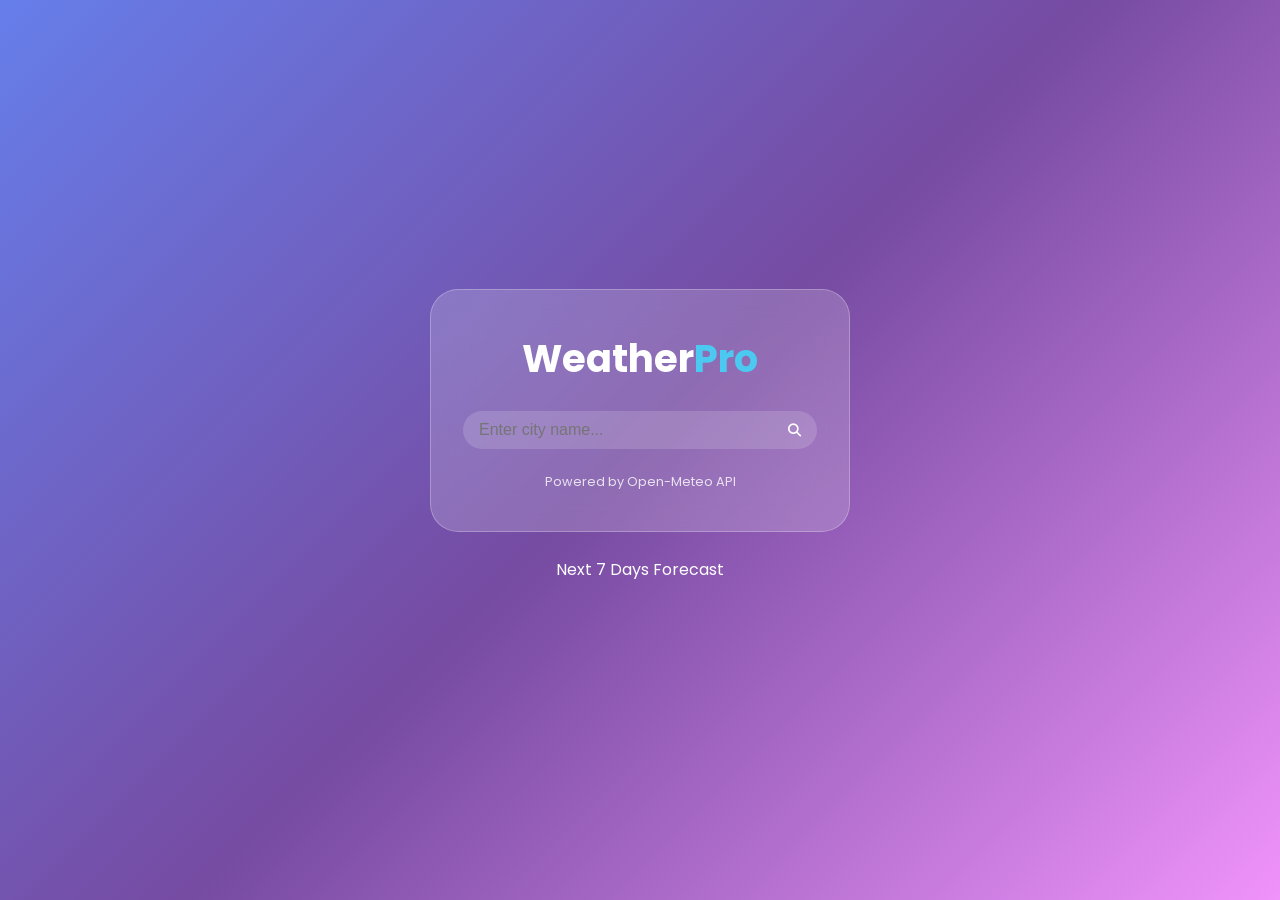
<file: public/Day 04/index.html>
<!DOCTYPE html>
<html lang="en">
<head>
  <meta charset="UTF-8" />
  <meta name="viewport" content="width=device-width, initial-scale=1.0" />
  <title>WeatherPro</title>

  <link rel="stylesheet" href="styles.css" />
  <link href="https://fonts.googleapis.com/css2?family=Poppins:wght@400;500;600;700&display=swap" rel="stylesheet">
  <link rel="stylesheet" href="https://cdnjs.cloudflare.com/ajax/libs/font-awesome/6.4.0/css/all.min.css">
</head>

<body>
  <div class="background"></div>

  <main class="app">
    <h1 class="logo">Weather<span>Pro</span></h1>

    <!-- Search -->
    <div class="search-box">
      <input id="cityInput" type="text" placeholder="Enter city name..." />
      <button id="searchBtn">
        <i class="fas fa-search"></i>
      </button>
      <div id="suggestions"></div>
    </div>

    <!-- Loader -->
    <div id="loader" class="loader"></div>

    <!-- Error -->
    <div id="errorMsg" class="error-msg"></div>

    <!-- Weather Card -->
    <section id="weatherData" class="weather hidden">
      <div class="location">
        <i class="fas fa-map-marker-alt"></i>
        <span id="cityName"></span>
      </div>

      <div class="main-weather">
        <div class="temp">
          <span id="temperature"></span><span class="unit">°C</span>
        </div>
        <div id="weatherIcon" class="icon"></div>
      </div>

      <div id="condition" class="condition"></div>

      <div class="stats">
        <div>
          <i class="fas fa-wind"></i>
          <span id="windSpeed"></span>
        </div>
        <div>
          <i class="fas fa-tint"></i>
          <span id="humidity"></span>
        </div>
      </div>

      <div class="extras">
        <div>Feels Like <span id="feelsLike"></span></div>
        <div>UV <span id="uvIndex"></span></div>
        <div>Visibility <span id="visibility"></span></div>
      </div>
    </section>

    <footer>
      Powered by Open-Meteo API
    </footer>
  </main>
  <br>
  <p>Next 7 Days Forecast</p>
  <!-- 7 Day Forecast -->
<section id="forecast" class="forecast hidden"></section>

  <script src="script.js"></script>
</body>
</html>
</file>
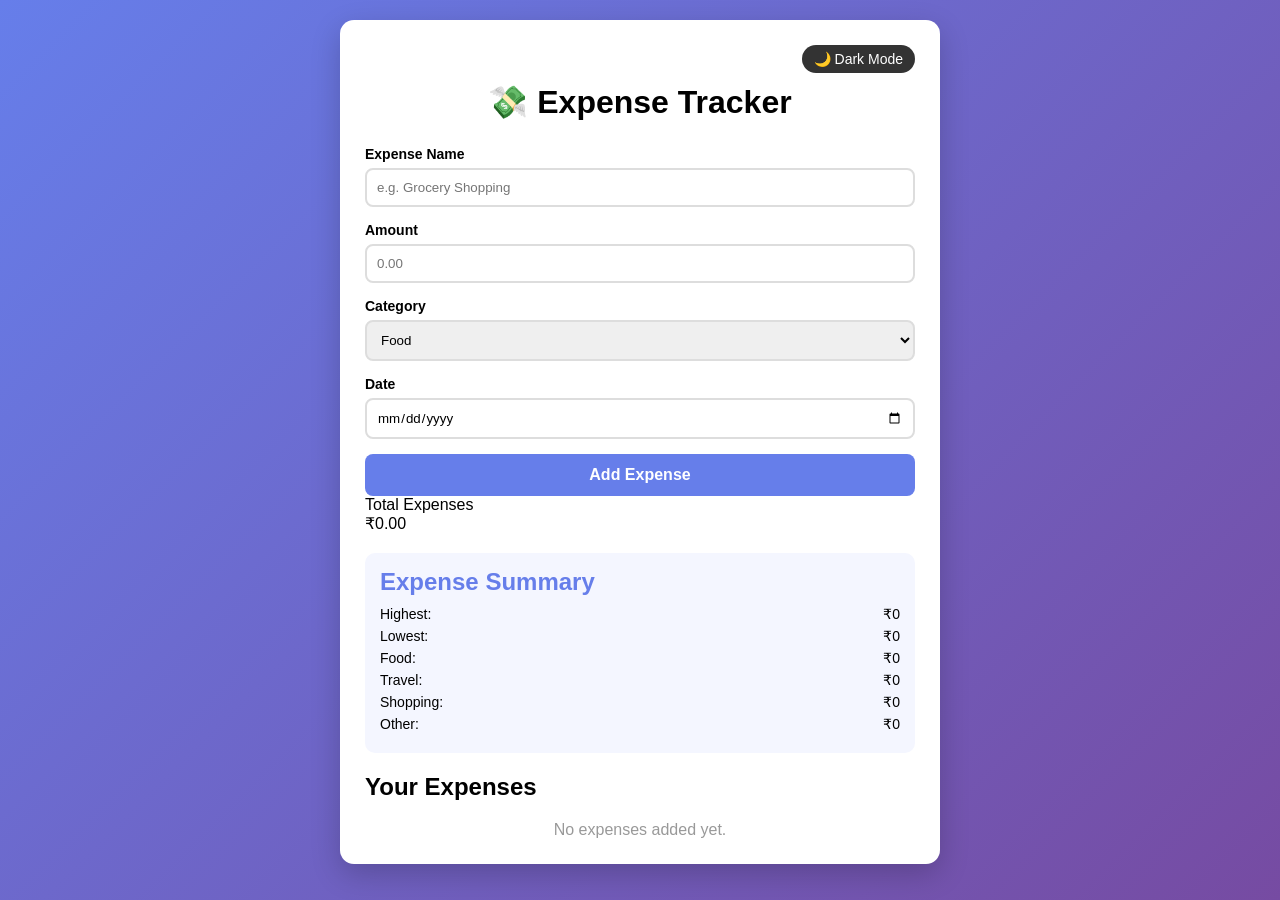
<file: public/Day 07/index.html>
<!DOCTYPE html>
<html lang="en">

<head>
  <meta charset="UTF-8" />
  <meta name="viewport" content="width=device-width, initial-scale=1.0" />
  <title>Expense Tracker</title>
  <meta name="description"
    content="Keep track of your daily expenses, categorize them, and manage your budget with Expense Tracker." />
  <link rel="stylesheet" href="style.css" />
</head>

<body>
  <div class="container">
    <div class="theme-toggle">
  <button id="theme-toggle-btn">🌙 Dark Mode</button>
</div>

    <h1>💸 Expense Tracker</h1>

    <form id="expense-form">
      <input type="hidden" id="edit-id" />

      <div class="form-group">
        <label for="expense-name">Expense Name</label>
        <input type="text" id="expense-name" placeholder="e.g. Grocery Shopping" required />
      </div>

      <div class="form-group">
        <label for="expense-amount">Amount</label>
        <input type="number" id="expense-amount" placeholder="0.00" step="0.01" min="0" required />
      </div>

      <div class="form-group">
        <label for="expense-category">Category</label>
        <select id="expense-category">
          <option value="Food">Food</option>
          <option value="Travel">Travel</option>
          <option value="Shopping">Shopping</option>
          <option value="Other">Other</option>
        </select>
      </div>

      <!-- Date of expense -->
      <div class="form-group">
        <label for="expense-date">Date</label>
        <input type="date" id="expense-date" />
      </div>

      <button type="submit" class="btn">Add Expense</button>
    </form>

    <div class="total-section">
      <div class="total-label">Total Expenses</div>
      <div class="total-amount" id="total-amount">$0.00</div>
    </div>

    <div class="summary-box">
  <h2>Expense Summary</h2>
  <div class="summary-item">Highest: <span id="highest-expense">₹0</span></div>
  <div class="summary-item">Lowest: <span id="lowest-expense">₹0</span></div>
  <div class="summary-item">Food: <span id="food-total">₹0</span></div>
  <div class="summary-item">Travel: <span id="travel-total">₹0</span></div>
  <div class="summary-item">Shopping: <span id="shopping-total">₹0</span></div>
  <div class="summary-item">Other: <span id="other-total">₹0</span></div>
</div>

    <div class="expenses-list">
      <h2 class="expenses-header">Your Expenses</h2>
      <div id="expenses-container">
        <div class="empty-state">No expenses yet. Add your first expense above!</div>
      </div>
    </div>
  </div>

  <script src="script.js"></script>
</body>

</html>
</file>
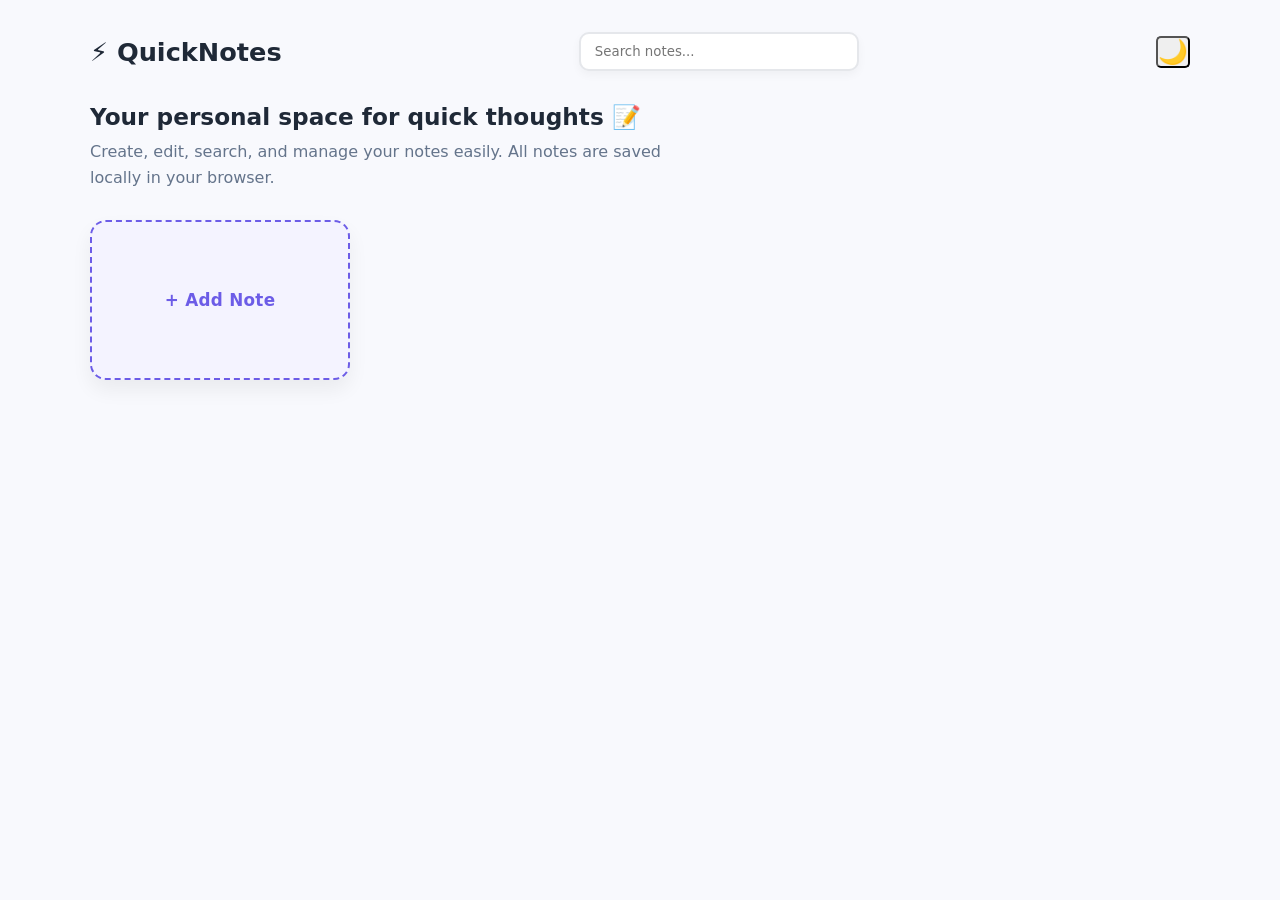
<file: public/Day 09/index.html>
<!DOCTYPE html>
<html lang="en">

<head>
  <meta charset="UTF-8" />
  <meta name="viewport" content="width=device-width, initial-scale=1.0" />
  <title>QuickNotes</title>
  <link rel="stylesheet" href="style.css" />
</head>

<body>

  <header>
    <h1>⚡ QuickNotes</h1>
    <div class="search-bar">
      <input type="text" id="search-input" placeholder="Search notes..." />
    </div>
    <div class="theme-toggle">
      <button id="theme-toggle-btn" style="font-size: x-large; border-radius: 5px;">🌙</button>
    </div>
  </header>

  <section class="intro">
    <h2>Your personal space for quick thoughts 📝</h2>
    <p>
      Create, edit, search, and manage your notes easily.
      All notes are saved locally in your browser.
    </p>
  </section>

  <main class="notes-grid" id="app"></main>

  <!-- Modal -->
  <div class="modal-overlay" id="modal-overlay">
    <div class="modal">
      <h2 id="modal-title">Add Note</h2>

      <input type="text" id="note-title" placeholder="Title" />
      <textarea id="note-body" placeholder="Write your note here..."></textarea>

      <div class="modal-actions">
        <label for="note-reminder">Set Reminder:</label>
        <input type="datetime-local" id="note-reminder" />
        <button class="btn cancel" id="cancel-btn">Cancel</button>
        <button class="btn save" id="save-btn">Save</button>
      </div>
    </div>
  </div>

  <script src="script.js"></script>
</body>

</html>
</file>
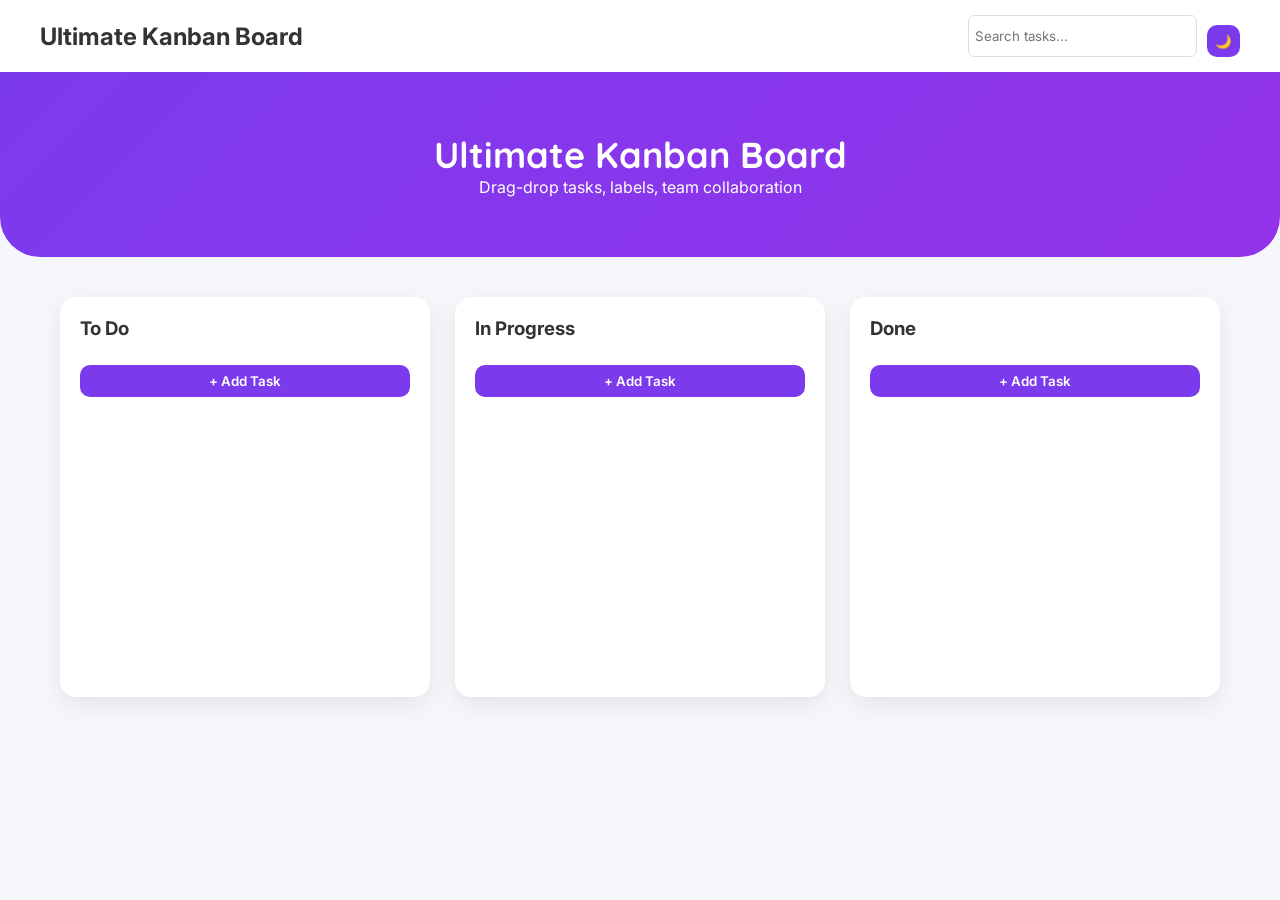
<file: public/Day 129/index.html>
<!DOCTYPE html>
<html lang="en">
<head>

<meta charset="UTF-8">
<title>Ultimate Kanban Board</title>
<meta name="viewport" content="width=device-width, initial-scale=1.0">

<link rel="stylesheet" href="style.css">

<link href="https://fonts.googleapis.com/css2?family=Inter:wght@400;600&family=Quicksand:wght@600&display=swap" rel="stylesheet">

</head>

<body>

<header class="navbar">

<h2>Ultimate Kanban Board</h2>

<div class="nav-tools">

<input id="search" placeholder="Search tasks...">

<button onclick="toggleDark()">🌙</button>

</div>

</header>


<section class="hero">

<h1>Ultimate Kanban Board</h1>

<p>Drag-drop tasks, labels, team collaboration</p>

</section>


<section class="board">

<div class="column">

<h3>To Do</h3>

<div class="task-list" id="todo"></div>

<button onclick="openModal('todo')">+ Add Task</button>

</div>


<div class="column">

<h3>In Progress</h3>

<div class="task-list" id="progress"></div>

<button onclick="openModal('progress')">+ Add Task</button>

</div>


<div class="column">

<h3>Done</h3>

<div class="task-list" id="done"></div>

<button onclick="openModal('done')">+ Add Task</button>

</div>

</section>


<!-- MODAL -->

<div id="modal" class="modal">

<div class="modal-content">

<h3>Task Details</h3>

<input id="taskTitle" placeholder="Task title">

<input id="taskDate" type="date">

<select id="taskPriority">

<option value="">Priority</option>
<option>Low</option>
<option>Medium</option>
<option>High</option>

</select>

<select id="taskLabel">

<option value="">Label</option>
<option value="green">Feature</option>
<option value="blue">UI</option>
<option value="red">Bug</option>

</select>

<select id="taskAvatar">

<option value="">Assign Member</option>
<option value="🧑‍💻">Dev</option>
<option value="🎨">Designer</option>
<option value="📊">Manager</option>

</select>

<div class="modal-buttons">

<button onclick="saveTask()">Save</button>
<button onclick="closeModal()">Cancel</button>

</div>

</div>

</div>


<script src="script.js"></script>

</body>
</html>
</file>
<file: public/Day 04/styles.css>
:root {
  --glass: rgba(255, 255, 255, 0.18);
  --border: rgba(255, 255, 255, 0.25);
  --text: #fff;
  --accent: #4cc9f0;
}

* {
  margin: 0;
  padding: 0;
  box-sizing: border-box;
}

body {
  font-family: 'Poppins', sans-serif;
  min-height: 100vh;
  background: linear-gradient(135deg, #667eea, #764ba2, #f093fb);
  color: var(--text);
  display: flex;
  justify-content: center;
  align-items: center;
  flex-direction: column;
}

.app {
  width: 100%;
  max-width: 420px;
  background: var(--glass);
  backdrop-filter: blur(18px);
  border: 1px solid var(--border);
  border-radius: 28px;
  padding: 2.5rem 2rem;
  text-align: center;
  animation: fadeIn 0.6s ease forwards;
}

.logo {
  font-size: 2.4rem;
  font-weight: 700;
  margin-bottom: 1.5rem;
}
.logo span {
  color: var(--accent);
}

.search-box {
  display: flex;
  background: rgba(255, 255, 255, 0.15);
  border-radius: 999px;
  padding: 10px 16px;
  align-items: center;
  gap: 10px;
  position: relative;
  transition: background 0.3s ease;
}

.search-box:hover {
  background: rgba(255, 255, 255, 0.25);
}

.search-box input {
  flex: 1;
  background: none;
  border: none;
  color: white;
  font-size: 1rem;
  outline: none;
}

.search-box button {
  background: none;
  border: none;
  color: white;
  cursor: pointer;
  transition: transform 0.1s ease;
}
.search-box button:active {
  transform: scale(0.9);
}

/* Suggestions dropdown */
#suggestions {
  position: absolute;
  top: 110%;
  left: 0;
  right: 0;
  background: rgba(255, 255, 255, 0.95);
  backdrop-filter: blur(10px);
  color: #222;
  border-radius: 12px;
  overflow: hidden;
  display: none;
  z-index: 10;
}

#suggestions div {
  padding: 10px 14px;
  cursor: pointer;
  transition: background 0.2s ease;
}
#suggestions div:hover {
  background: #eee;
}

/* Loader */
.loader {
  margin: 20px auto;
  width: 36px;
  height: 36px;
  border: 4px solid rgba(255, 255, 255, 0.3);
  border-top: 4px solid var(--accent);
  border-radius: 50%;
  animation: spin 1s linear infinite;
  display: none;
}

/* Error message */
.error-msg {
  background: rgba(255, 0, 0, 0.2);
  padding: 10px;
  border-radius: 10px;
  margin-top: 12px;
  display: none;
  font-weight: 500;
}

/* Weather card */
.weather {
  margin-top: 2rem;
  animation: fadeUp 0.5s ease forwards;
}

.location {
  font-size: 1.1rem;
  margin-bottom: 1rem;
  display: flex;
  justify-content: center;
  align-items: center;
  gap: 6px;
}

.main-weather {
  display: flex;
  justify-content: center;
  align-items: center;
  gap: 1.5rem;
  margin-bottom: 1rem;
}

.temp {
  font-size: 4rem;
  font-weight: 700;
}

.icon {
  font-size: 3.5rem;
  color: var(--accent);
}

.condition {
  margin: 1.2rem auto;
  padding: 6px 16px;
  background: rgba(255, 255, 255, 0.15);
  border-radius: 999px;
  width: fit-content;
}

.stats,
.extras {
  display: flex;
  justify-content: space-between;
  margin-top: 1.2rem;
  font-size: 0.9rem;
}

.stats i,
.extras i {
  margin-right: 4px;
}

footer {
  margin-top: 1.5rem;
  font-size: 0.8rem;
  opacity: 0.8;
}

/* Hidden utility */
.hidden {
  display: none;
}

/* Animations */
@keyframes spin {
  to {
    transform: rotate(360deg);
  }
}

@keyframes fadeUp {
  from {
    opacity: 0;
    transform: translateY(12px);
  }
  to {
    opacity: 1;
    transform: translateY(0);
  }
}

@keyframes fadeIn {
  from {
    opacity: 0;
    transform: scale(0.96);
  }
  to {
    opacity: 1;
    transform: scale(1);
  }
}

/* Responsive tweaks */
@media (max-width: 400px) {
  .app {
    padding: 2rem 1.5rem;
  }

  .temp {
    font-size: 3.2rem;
  }

  .main-weather {
    gap: 1rem;
  }
}

    
/* 7 days Forecast css */
.forecast {
  margin-top: 1.8rem;
  display: grid;
  grid-template-columns: repeat(7, 1fr);
  gap: 10px;
}

.forecast-card {
  background: rgba(255,255,255,0.15);
  border-radius: 14px;
  padding: 10px 6px;
  font-size: 0.75rem;
  text-align: center;
}

.forecast-card i {
  font-size: 1.2rem;
  color: var(--accent);
  margin: 6px 0;
}

.forecast-card .temp {
  font-weight: 600;
}
</file>
<file: public/Day 07/style.css>
* {
  margin: 0;
  padding: 0;
  box-sizing: border-box;
  font-family: "Segoe UI", sans-serif;
}

body {
  background: linear-gradient(135deg, #667eea, #764ba2);
  min-height: 100vh;
  padding: 20px;
}

.container {
  max-width: 600px;
  margin: auto;
  background: #fff;
  padding: 25px;
  border-radius: 14px;
  box-shadow: 0 10px 30px rgba(0,0,0,0.2);
}

h1 {
  text-align: center;
  margin-bottom: 25px;
}

.form-group {
  margin-bottom: 15px;
}

label {
  font-size: 14px;
  font-weight: 600;
  margin-bottom: 6px;
  display: block;
}

input, select {
  width: 100%;
  padding: 10px;
  border-radius: 8px;
  border: 2px solid #ddd;
}

input:focus, select:focus {
  outline: none;
  border-color: #667eea;
}

.btn {
  width: 100%;
  padding: 12px;
  border: none;
  border-radius: 8px;
  background: #667eea;
  color: white;
  font-size: 16px;
  font-weight: bold;
  cursor: pointer;
}

.btn:hover {
  background: #5a6de0;
}

.total-box {
  margin: 25px 0;
  padding: 15px;
  background: #f4f6ff;
  border-radius: 10px;
  text-align: center;
}

.total-box h2 {
  color: #667eea;
  margin-top: 5px;
}

.list-title {
  margin-bottom: 10px;
}

.expenses-container {
  display: flex;
  flex-direction: column;
  gap: 10px;
}

.expense-card {
  background: #f9f9f9;
  padding: 12px;
  border-radius: 10px;
  display: flex;
  justify-content: space-between;
  align-items: center;
}

.expense-left {
  display: flex;
  flex-direction: column;
}

.category {
  font-size: 12px;
  padding: 3px 8px;
  border-radius: 12px;
  width: fit-content;
  margin-top: 4px;
}

.Food { background: #ffe5e5; color: #c0392b; }
.Travel { background: #e0f0ff; color: #2980b9; }
.Shopping { background: #fce8ff; color: #8e44ad; }
.Other { background: #ecf0f1; color: #2c3e50; }

.amount {
  font-weight: bold;
  color: #333;
}

.delete-btn {

    background: #dc3545;
    color: white;
    border: none;
    padding: 8px 15px;
    border-radius: 6px;
    cursor: pointer;
    font-size: 14px;
    transition: background 0.3s;
}

.delete-btn:hover {
    background: #c82333;
}.edit-btn {
    background: #ffc107;
    color: #333;
    border: none;
    padding: 8px 12px;
    border-radius: 6px;
    cursor: pointer;
    font-size: 14px;
    margin-right: 8px;
}

.edit-btn:hover {
    background: #e0a800;
}


/* .empty-state {
    text-align: center;
    color: #999;
    padding: 40px 20px;
    font-size: 16px;

  background: #dc3545;
  color: white;
  border: none;
  padding: 6px 10px;
  border-radius: 6px;
  cursor: pointer;
} */

.empty-state {
  text-align: center;
  color: #999;
  padding: 40px 20px;
  font-size: 16px;
}

.delete-btn {
  background: #dc3545;
  color: white;
  border: none;
  padding: 8px 15px;
  border-radius: 6px;
  cursor: pointer;
  font-size: 14px;
  transition: background 0.3s;
}

.delete-btn:hover {
  background: #c82333;
}

.empty {
  text-align: center;
  color: #999;
  margin-top: 20px;
}


.expense-card {
  transition: transform 0.2s ease, box-shadow 0.2s ease;
}

.expense-card:hover {
  transform: translateY(-3px);
  box-shadow: 0 5px 15px rgba(0,0,0,0.1);
}

/* edit remove button */
.action-buttons {
  display: flex;
  align-items: center;
}

@media (max-width: 480px) {
  .container {
    padding: 15px;
  }

  .expense-card {
    flex-direction: column;
    align-items: flex-start;
    gap: 8px;
  }
}

.summary-box {
  margin: 20px 0;
  padding: 15px;
  background: #f4f6ff;
  border-radius: 10px;
}

.summary-box h2 {
  margin-bottom: 10px;
  color: #667eea;
}

.summary-item {
  display: flex;
  justify-content: space-between;
  margin-bottom: 6px;
  font-size: 14px;
}

/* =======================
   Dark Mode Styles
======================= */

body.dark {
  background: linear-gradient(135deg, #1e1e2f, #121212);
  color: #f5f5f5;
}

body.dark .container {
  background: #1f1f1f;
  box-shadow: 0 10px 30px rgba(0,0,0,0.6);
}

body.dark input,
body.dark select {
  background: #2b2b2b;
  color: white;
  border-color: #444;
}

body.dark .expense-card {
  background: #2a2a2a;
}

body.dark .summary-box,
body.dark .total-box {
  background: #2b2b2b;
}

body.dark .amount {
  color: #f5f5f5;
}

/* Toggle Button Styling */
.theme-toggle {
  display: flex;
  justify-content: flex-end;
  margin-bottom: 10px;
}

#theme-toggle-btn {
  padding: 6px 12px;
  border-radius: 20px;
  border: none;
  cursor: pointer;
  background: #333;
  color: white;
  font-size: 14px;
}

#theme-toggle-btn:hover {
  opacity: 0.9;
}
</file>
<file: public/Day 09/style.css>
:root {
  --primary: #6c5ce7;
  --bg: #f6f7fb;
  --card: #ffffff;
  --text: #1f2937;
  --muted: #6b7280;
  --border: #e5e7eb;
  --danger: #ef4444;
}

* {
  margin: 0;
  padding: 0;
  box-sizing: border-box;
  font-family: "Segoe UI", system-ui, sans-serif;
}

body {
  background: var(--bg);
  padding: 32px;
  color: var(--text);
}

/* Header */
header {
  max-width: 1100px;
  margin: 0 auto 20px;
  display: flex;
  justify-content: space-between;
  align-items: center;
}

header h1 {
  font-size: 1.6rem;
}

.search-bar input {
  width: 280px;
  padding: 10px 14px;
  border-radius: 10px;
  border: 2px solid var(--border);
}

.search-bar input:focus {
  outline: none;
  border-color: var(--primary);
}

/* Intro */
.intro {
  max-width: 1100px;
  margin: 0 auto 30px;
}

.intro h2 {
  font-size: 1.3rem;
  margin-bottom: 6px;
}

.intro p {
  color: var(--muted);
  max-width: 600px;
}

/* Grid */
.notes-grid {
  max-width: 1100px;
  margin: auto;
  display: grid;
  grid-template-columns: repeat(auto-fill, minmax(260px, 1fr));
  gap: 20px;
}

/* Note Card */
.note-card {
  background: var(--card);
  border-radius: 14px;
  padding: 18px;
  box-shadow: 0 10px 20px rgba(0,0,0,0.06);
  display: flex;
  flex-direction: column;
  justify-content: space-between;
  transition: 0.2s;
}

.note-card:hover {
  transform: translateY(-4px);
}

.note-title {
  font-weight: 600;
  margin-bottom: 6px;
}

.note-body {
  color: var(--muted);
  font-size: 0.95rem;
  line-height: 1.5;
  white-space: pre-wrap;
  flex-grow: 1;
}

/* Footer */
.note-footer {
  margin-top: 12px;
  padding-top: 10px;
  border-top: 1px solid var(--border);
  display: flex;
  justify-content: space-between;
  font-size: 0.8rem;
  color: #9ca3af;
}

.icon-btn {
  background: none;
  border: none;
  cursor: pointer;
  font-size: 1rem;
}

.icon-btn.delete:hover {
  color: var(--danger);
}

/* Add Card */
.add-card {
  border: 2px dashed var(--primary);
  background: #f4f3ff;
  color: var(--primary);
  display: flex;
  align-items: center;
  justify-content: center;
  font-weight: 600;
  cursor: pointer;
}

/* Modal */
.modal-overlay {
  position: fixed;
  inset: 0;
  background: rgba(0,0,0,0.55);
  display: none;
  justify-content: center;
  align-items: center;
}

.modal-overlay.active {
  display: flex;
}

.modal {
  background: white;
  width: 90%;
  max-width: 480px;
  padding: 24px;
  border-radius: 16px;
}

.modal input,
.modal textarea {
  width: 100%;
  padding: 10px 12px;
  margin-bottom: 12px;
  border-radius: 8px;
  border: 2px solid var(--border);
}

.modal textarea {
  min-height: 120px;
  resize: vertical;
}

.modal input:focus,
.modal textarea:focus {
  outline: none;
  border-color: var(--primary);
}

.modal-actions {
  display: flex;
  justify-content: flex-end;
  gap: 10px;
}

.btn {
  padding: 8px 16px;
  border-radius: 8px;
  border: none;
  cursor: pointer;
  font-weight: 600;
}

.btn.save {
  background: var(--primary);
  color: white;
}

.btn.cancel {
  background: #e5e7eb;
}
/* ---------- PAGE LAYOUT IMPROVEMENTS ---------- */

body {
  background: #f8f9fd;
}

/* Better spacing between header & content */
header {
  margin-bottom: 32px;
}

/* ---------- INTRO TEXT POLISH ---------- */

.intro h2 {
  font-size: 1.45rem;
  font-weight: 700;
  display: flex;
  align-items: center;
  gap: 8px;
}

.intro p {
  margin-top: 8px;
  font-size: 1rem;
  line-height: 1.6;
  color: #64748b;
}

/* ---------- ADD NOTE CARD (DASHED) ---------- */

.add-card {
  min-height: 160px;
  border-radius: 16px;
  font-size: 1.05rem;
  letter-spacing: 0.3px;
  transition: all 0.25s ease;
}

.add-card:hover {
  background: #ede9fe;
  transform: translateY(-3px);
  box-shadow: 0 10px 20px rgba(108,92,231,0.15);
}

/* ---------- NOTE CARDS POLISH ---------- */

.note-card {
  min-height: 160px;
  border-radius: 16px;
}

.note-title {
  font-size: 1.15rem;
  font-weight: 700;
}

.note-body {
  margin-top: 4px;
  font-size: 0.95rem;
}

/* Divider line inside card */
.note-footer {
  margin-top: 16px;
  padding-top: 12px;
}

/* ---------- ICON BUTTONS ---------- */

.icon-btn {
  transition: transform 0.2s, background 0.2s;
  border-radius: 6px;
}

.icon-btn:hover {
  transform: scale(1.1);
  background: #f1f5f9;
}

.icon-btn.delete:hover {
  background: #fee2e2;
}

/* ---------- SEARCH INPUT POLISH ---------- */

.search-bar input {
  background: white;
  box-shadow: 0 4px 10px rgba(0,0,0,0.04);
}

/* ---------- MODAL POLISH ---------- */

.modal {
  animation: pop 0.25s ease;
}

@keyframes pop {
  from {
    transform: scale(0.95);
    opacity: 0;
  }
  to {
    transform: scale(1);
    opacity: 1;
  }
}

.modal h2 {
  font-size: 1.4rem;
  font-weight: 700;
}

/* Inputs look modern */
.modal input,
.modal textarea {
  background: #f9fafb;
}

/* Buttons */
.btn.save {
  box-shadow: 0 6px 16px rgba(108,92,231,0.35);
}

.btn.save:hover {
  opacity: 0.95;
}

/* ---------- RESPONSIVE TWEAK ---------- */

@media (max-width: 600px) {
  body {
    padding: 20px;
  }

  header {
    flex-direction: column;
    align-items: flex-start;
    gap: 12px;
  }

  .search-bar input {
    width: 100%;
  }
}

body.dark {
  background: #121212;
  color: #f5f5f5;
}

body.dark .note-card,
body.dark .add-card,
body.dark .modal {
  background: #1e1e2f;
  border-color: #333;
}

body.dark .note-body,
body.dark .intro p {
  color: #a1a1aa;
}

body.dark input,
body.dark textarea,
body.dark .search-bar input {
  background: #2b2b2b;
  color: #f5f5f5;
  border-color: #333;
}

body.dark .icon-btn.delete:hover {
  background: #661818;
}
</file>
<file: public/Day 129/style.css>
*{
margin:0;
padding:0;
box-sizing:border-box;
font-family:'Inter',sans-serif;
}

body{
background:#f5f7fb;
color:#333;
transition:0.3s;
}

/* DARK MODE */

body.dark{
background:#111827;
color:white;
}

/* NAVBAR */

.navbar{
background:white;
padding:15px 40px;
display:flex;
justify-content:space-between;
align-items:center;
box-shadow:0 5px 15px rgba(0,0,0,0.08);
}

.nav-tools{
display:flex;
gap:10px;
}

.nav-tools input{
padding:6px;
border-radius:6px;
border:1px solid #ddd;
}

/* HERO */

.hero{
text-align:center;
padding:60px 20px;
background:linear-gradient(135deg,#7c3aed,#9333ea);
color:white;
border-radius:0 0 40px 40px;
}

.hero h1{
font-family:'Quicksand';
font-size:36px;
}

/* BOARD */

.board{
max-width:1200px;
margin:40px auto;
display:grid;
grid-template-columns:repeat(3,1fr);
gap:25px;
padding:0 20px;
}

/* COLUMN */

.column{
background:white;
border-radius:16px;
padding:20px;
box-shadow:0 8px 25px rgba(0,0,0,0.08);
min-height:400px;
display:flex;
flex-direction:column;
}

body.dark .column{
background:#1f2937;
}

.column h3{
margin-bottom:15px;
}

/* TASK */

.task{
background:#f8fafc;
border-radius:12px;
padding:12px;
margin-bottom:10px;
cursor:grab;
border-left:6px solid transparent;
animation:fadeIn 0.3s;
}

body.dark .task{
background:#374151;
}

.task:hover{
transform:scale(1.02);
}

/* LABEL COLORS */

.label-green{border-left-color:#10b981}
.label-blue{border-left-color:#3b82f6}
.label-red{border-left-color:#ef4444}

/* TASK FOOTER */

.task-footer{
display:flex;
justify-content:space-between;
margin-top:6px;
font-size:12px;
}

/* AVATAR */

.avatar{
font-size:18px;
}

/* BUTTON */

button{
margin-top:10px;
padding:8px;
border:none;
border-radius:10px;
background:#7c3aed;
color:white;
font-weight:600;
cursor:pointer;
}

button:hover{
background:#6d28d9;
}

/* MODAL */

.modal{
position:fixed;
top:0;
left:0;
width:100%;
height:100%;
background:rgba(0,0,0,0.5);
display:none;
align-items:center;
justify-content:center;
}

.modal-content{
background:white;
padding:25px;
border-radius:14px;
width:300px;
display:flex;
flex-direction:column;
gap:10px;
}

.modal input,
.modal select{
padding:8px;
border-radius:6px;
border:1px solid #ddd;
}

.modal-buttons{
display:flex;
gap:10px;
}

/* ANIMATION */

@keyframes fadeIn{
from{opacity:0;transform:translateY(10px)}
to{opacity:1}
}

/* RESPONSIVE */

@media(max-width:900px){

.board{
grid-template-columns:1fr;
}

}/* =========================
   LARGE TABLETS
========================= */

@media (max-width: 1100px){

.board{
grid-template-columns:repeat(2,1fr);
gap:20px;
}

.hero h1{
font-size:30px;
}

}

/* =========================
   TABLETS
========================= */

@media (max-width: 800px){

.navbar{
padding:15px 20px;
flex-direction:column;
gap:10px;
}

.nav-tools{
width:100%;
justify-content:center;
}

.nav-tools input{
width:70%;
}

.hero{
padding:40px 15px;
}

.hero h1{
font-size:26px;
}

.board{
grid-template-columns:1fr;
margin-top:30px;
}

.column{
min-height:auto;
}

}

/* =========================
   MOBILE
========================= */

@media (max-width: 500px){

.hero h1{
font-size:22px;
}

.hero p{
font-size:14px;
}

.nav-tools input{
width:100%;
}

.column{
padding:15px;
}

.task{
padding:10px;
font-size:14px;
}

button{
font-size:14px;
padding:7px;
}

.modal-content{
width:90%;
}

}

/* =========================
   VERY SMALL DEVICES
========================= */

@media (max-width: 350px){

.hero h1{
font-size:20px;
}

.task-footer{
flex-direction:column;
gap:3px;
}

}
</file>
